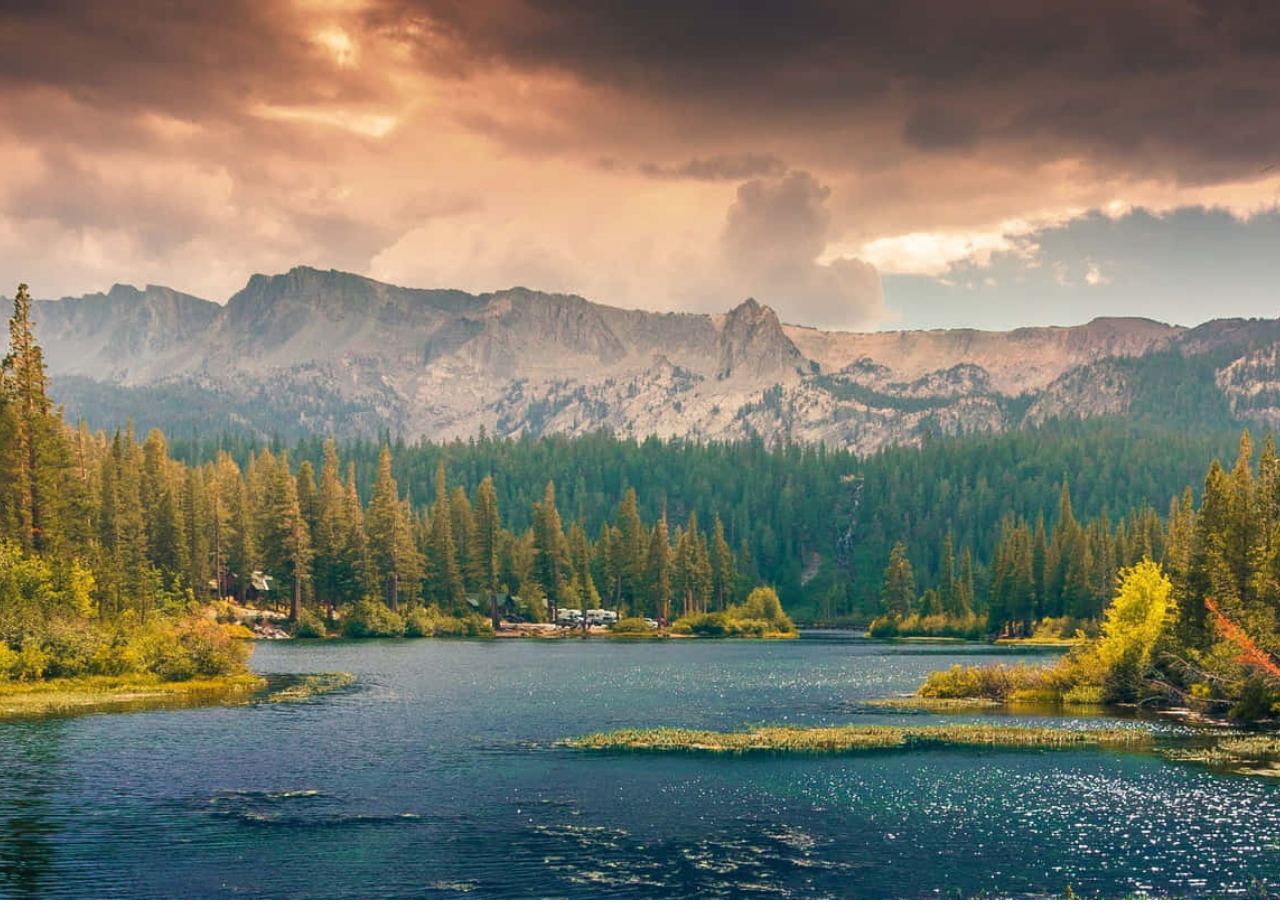
<file: 00-Ejercicios/index.html>
<!DOCTYPE html>
<html lang="en">

<head>
  <meta charset="UTF-8">
  <meta name="viewport" content="width=device-width, initial-scale=1.0">
  <link rel="stylesheet" href="styles.css">
  <title>Document</title>
</head>

<body>
  <img src="./ultra-wide-nature-kz6bfx0g9r551mzf.jpg" alt="" srcset="">
</body>

</html>
</file>
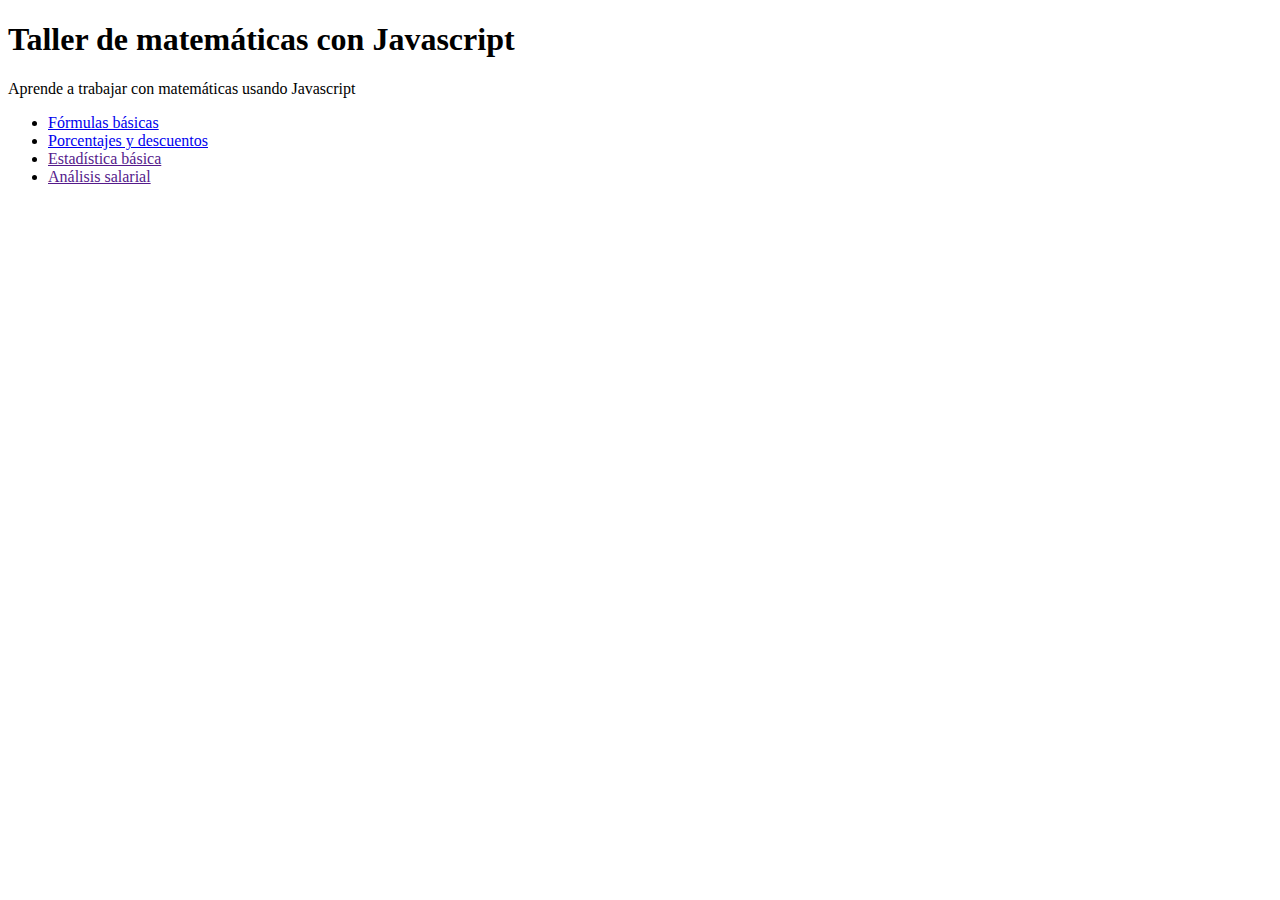
<file: 03-Practica Javascript Matematicas/index.html>
<!DOCTYPE html>
<html lang="en">
<head>
  <meta charset="UTF-8">
  <meta http-equiv="X-UA-Compatible" content="IE=edge">
  <meta name="viewport" content="width=device-width, initial-scale=1.0">
  <title>Matemáticas JAVASCRIPT</title>

  <style>
    :root {
      color-scheme: light dark;
    }
  </style>
</head>
<body>
  <h1>Taller de matemáticas con Javascript</h1>

  <p>Aprende a trabajar con matemáticas usando Javascript</p>

  <ul>
    <li><a href="./01-formulasBasicas/math.html">Fórmulas básicas</a></li>
    <li><a href="./02-porcentajes/descuentos.html">Porcentajes y descuentos</a></li>
    <li><a href="">Estadística básica</a></li>
    <li><a href="">Análisis salarial</a></li>
  </ul>
</body>
</html>
</file>
<file: 00-Ejercicios/styles.css>
:root {
  color-scheme: light dark;
}

*, *::before, *::after {
  box-sizing: border-box;
}
body {
  margin: 0;
}

img {
  width: 100vw;
  height: 100dvh;
  object-fit: cover;
}
</file>
